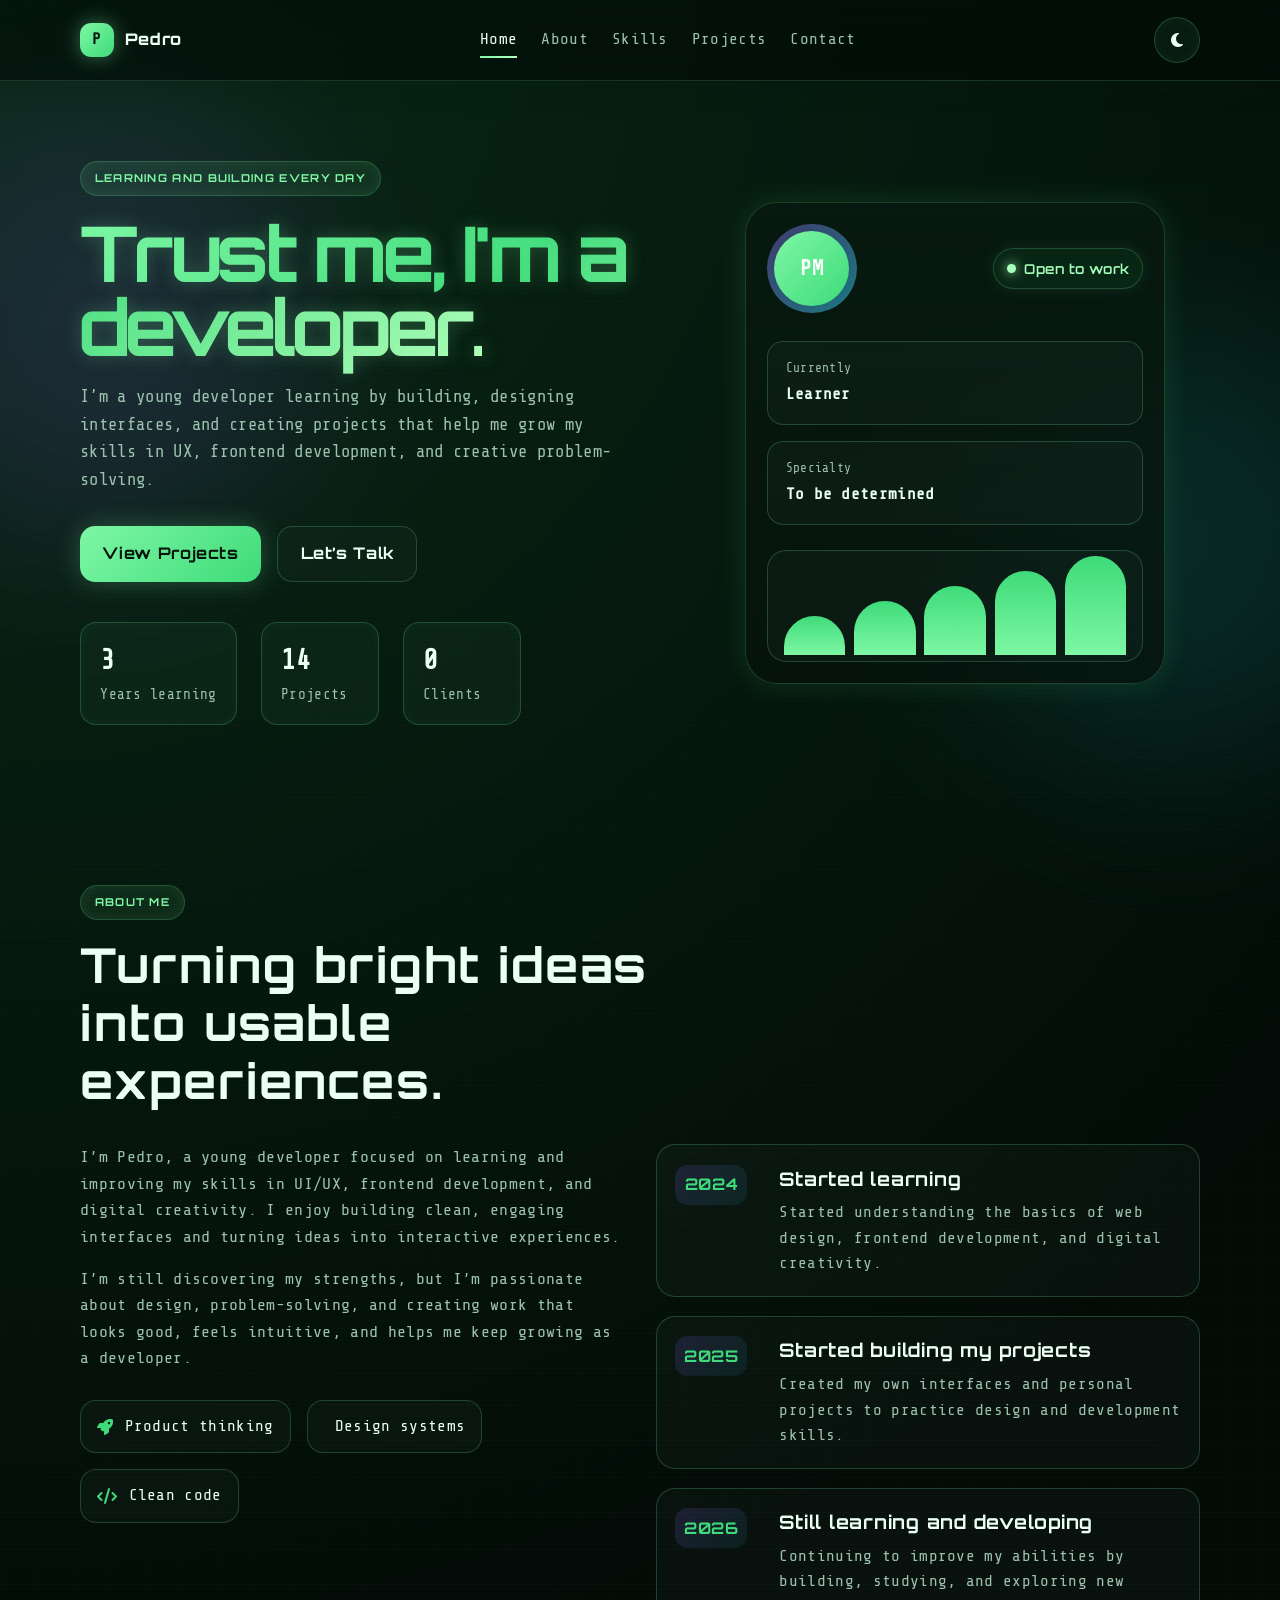
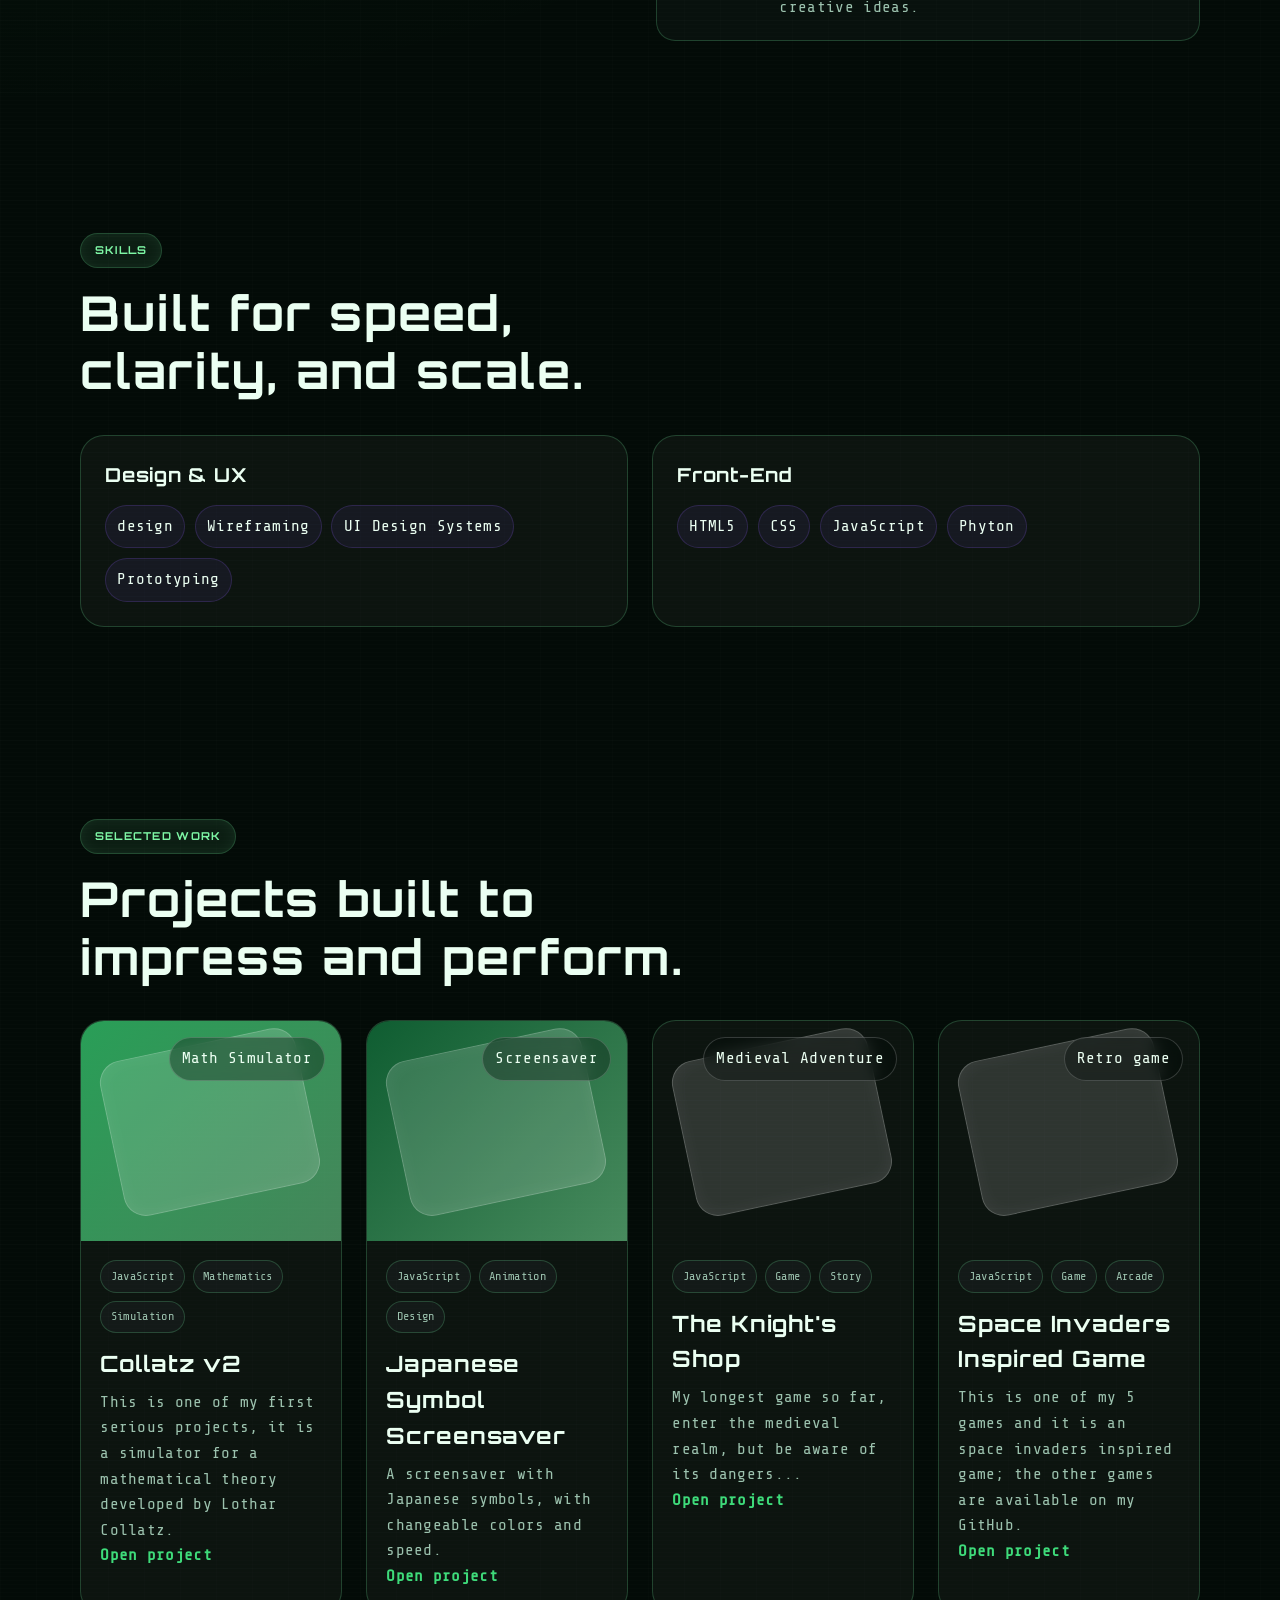
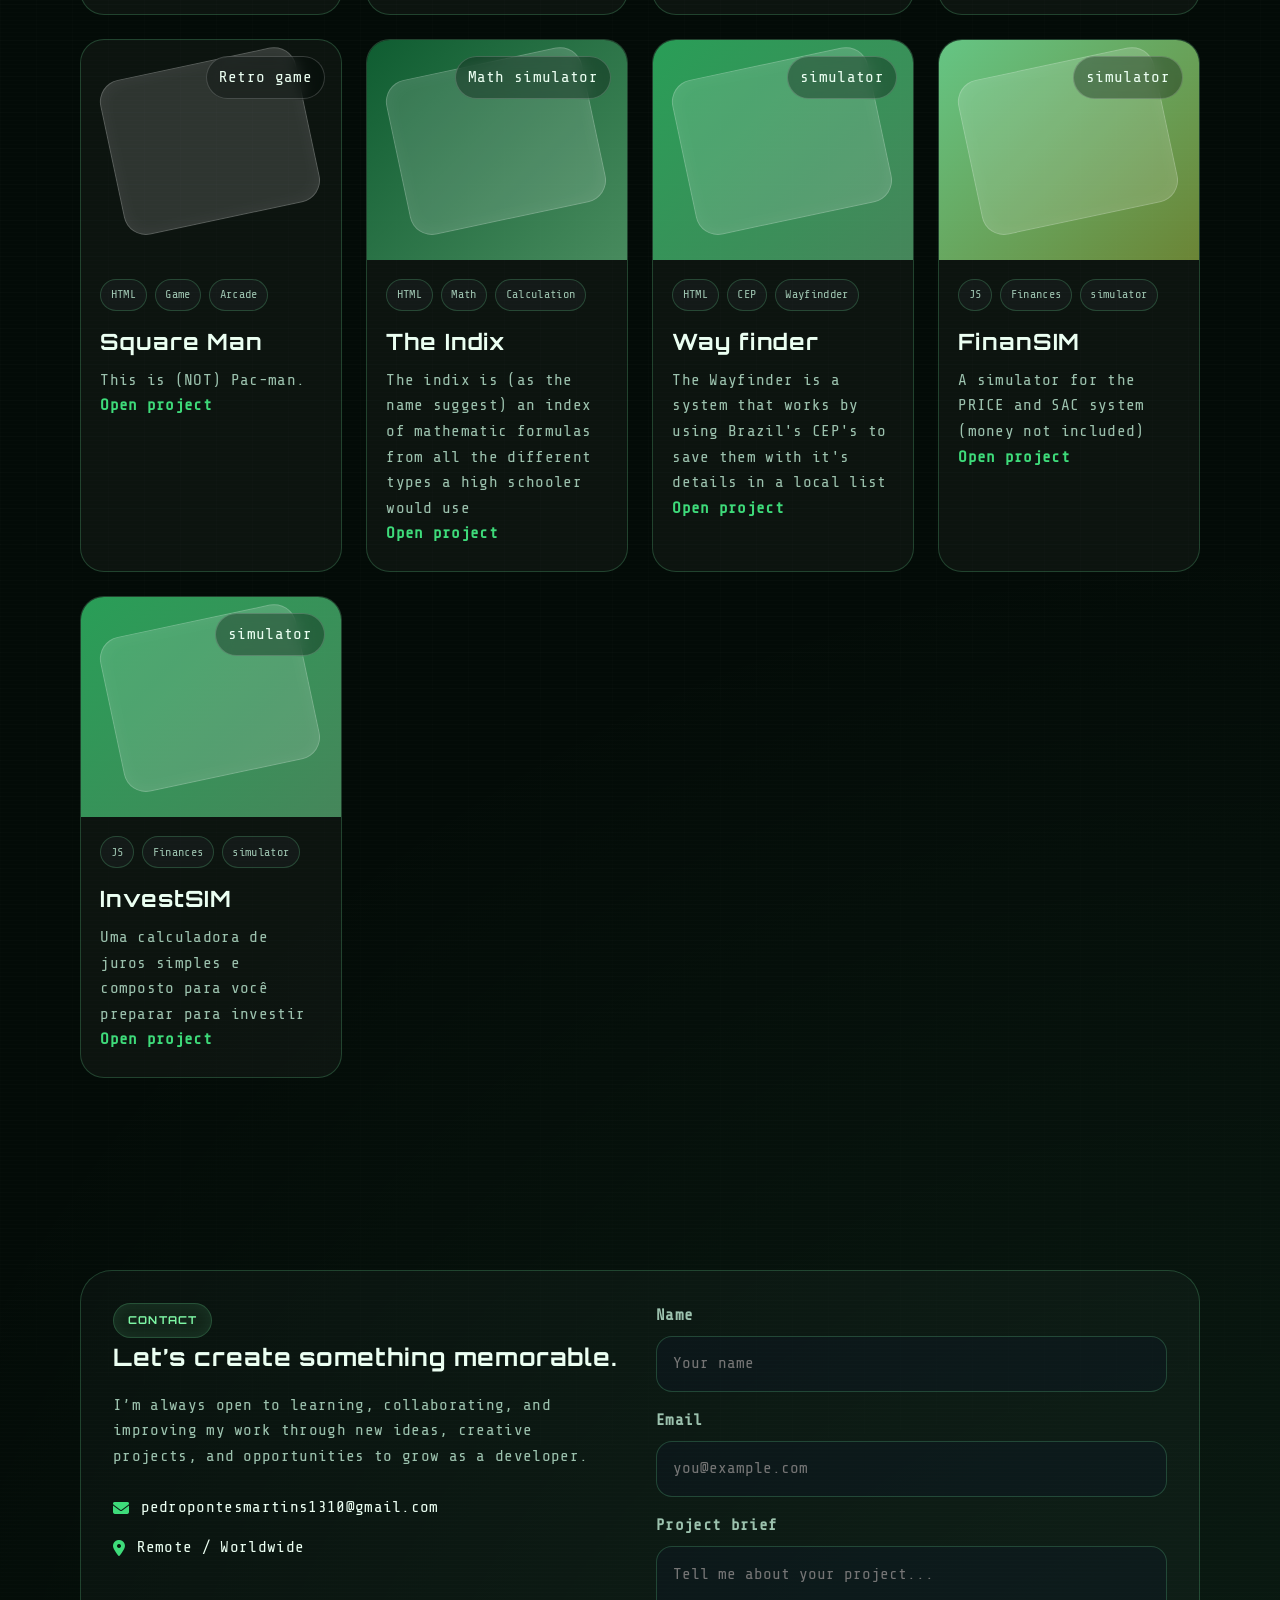
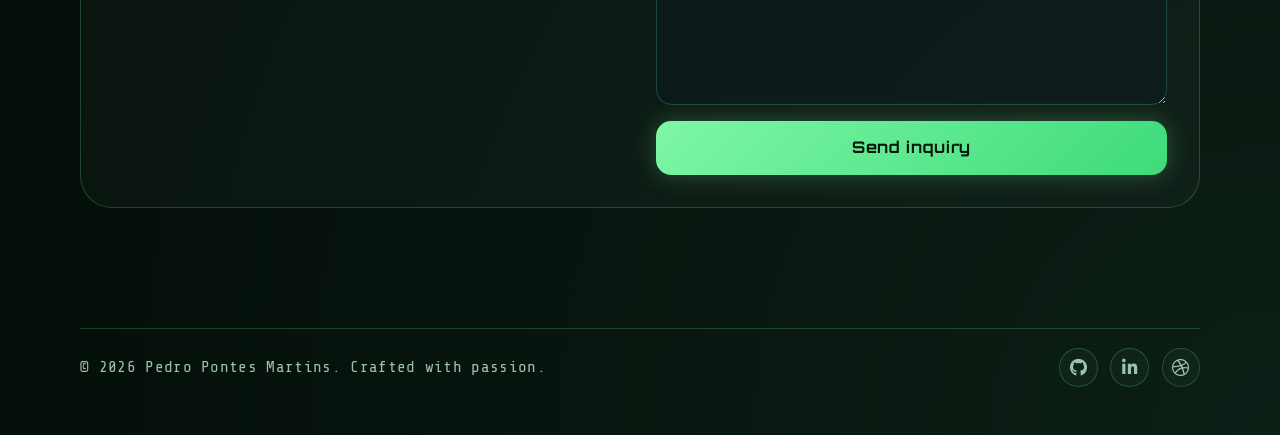
<file: index.html>
<!DOCTYPE html>
<html lang="en">

<head>
  <meta charset="UTF-8" />
  <meta name="viewport" content="width=device-width, initial-scale=1.0" />
  <meta name="description"
    content="Interactive portfolio website for a creative developer showcasing projects, skills, and contact details." />
  <title>Pedro Pontes Martins | Portfolio</title>
  <link rel="preconnect" href="https://fonts.googleapis.com" />
  <link rel="preconnect" href="https://fonts.gstatic.com" crossorigin />
  <link href="https://fonts.googleapis.com/css2?family=Inter:wght@400;500;600;700;800;900&display=swap"
    rel="stylesheet" />
  <link rel="stylesheet" href="https://cdnjs.cloudflare.com/ajax/libs/font-awesome/6.5.2/css/all.min.css"
    crossorigin="anonymous" referrerpolicy="no-referrer" />
  <link rel="stylesheet" href="Portvisuals.css" />
  <script defer src="portcntrl.js"></script>
</head>

<body>
  <div class="page-shell">
    <div class="bg-orb orb-1"></div>
    <div class="bg-orb orb-2"></div>
    <div class="bg-grid"></div>

    <header class="site-header">
      <div class="container nav-wrap">
        <a href="#home" class="brand" aria-label="Home">
          <span class="brand-mark">P</span>
          <span class="brand-text">Pedro</span>
        </a>

        <button class="nav-toggle" aria-label="Toggle navigation" aria-expanded="false">
          <span></span>
          <span></span>
          <span></span>
        </button>

        <nav class="site-nav" aria-label="Main navigation">
          <a href="#home">Home</a>
          <a href="#about">About</a>
          <a href="#skills">Skills</a>
          <a href="#projects">Projects</a>
          <a href="#contact">Contact</a>
        </nav>

        <button class="theme-toggle" aria-label="Toggle theme">
          <i class="fa-solid fa-moon"></i>
        </button>
      </div>
    </header>

    <main>
      <section id="home" class="hero section">
        <div class="container hero-layout">
          <div class="hero-copy reveal">
            <span class="eyebrow">Learning and building every day</span>
            <h1>
               <span>Trust me, I'm a developer.</span>
            </h1>
            <p>
              I’m a young developer learning by building, designing interfaces, and creating
              projects that help me grow my skills in UX, frontend development, and creative problem-solving.
            </p>

            <div class="cta-row">
              <a href="#projects" class="btn btn-primary">View Projects</a>
              <a href="#contact" class="btn btn-secondary">Let’s Talk</a>
            </div>

            <ul class="mini-stats" aria-label="Key stats">
              <li>
                <strong>3</strong>
                <span>Years learning</span>
              </li>
              <li>
                <strong>14</strong>
                <span>Projects</span>
              </li>
              <li>
                <strong>0</strong>
                <span>Clients</span>
              </li>
            </ul>
          </div>

          <div class="hero-visual reveal">
            <div class="profile-card glass">
              <div class="profile-header">
                <div class="avatar-ring">
                  <div class="avatar">PM</div>
                </div>
                <div class="status-pill">
                  <span class="dot"></span>
                  Open to work
                </div>
              </div>

              <div class="profile-body">
                <div class="info-block">
                  <span class="label">Currently</span>
                  <strong>Learner</strong>
                </div>
                <div class="info-block">
                  <span class="label">Specialty</span>
                  <strong>To be determined</strong>
                </div>
              </div>

              <div class="signal-bars" aria-label="Performance metrics">
                <span style="--i: 1"></span>
                <span style="--i: 2"></span>
                <span style="--i: 3"></span>
                <span style="--i: 4"></span>
                <span style="--i: 5"></span>
              </div>
            </div>
          </div>
        </div>
      </section>

      <section id="about" class="section about">
        <div class="container">
          <div class="section-heading reveal">
            <span class="eyebrow">About me</span>
            <h2>Turning bright ideas into usable experiences.</h2>
          </div>

          <div class="about-grid">
            <div class="about-copy reveal">
              <p>
                I’m Pedro, a young developer focused on learning and improving my skills in UI/UX,
                frontend development, and digital creativity. I enjoy building clean, engaging interfaces
                and turning ideas into interactive experiences.
              </p>
              <p>
                I’m still discovering my strengths, but I’m passionate about design, problem-solving,
                and creating work that looks good, feels intuitive, and helps me keep growing as a developer.
              </p>
              <div class="about-highlights">
                <div class="highlight-item">
                  <i class="fa-solid fa-rocket"></i>
                  <span>Product thinking</span>
                </div>
                <div class="highlight-item">
                  <i class="fa-solid fa-sparkles"></i>
                  <span>Design systems</span>
                </div>
                <div class="highlight-item">
                  <i class="fa-solid fa-code"></i>
                  <span>Clean code</span>
                </div>
              </div>
            </div>

            <div class="timeline reveal">
              <div class="timeline-item">
                <span class="time">2024</span>
                <div>
                  <h3>Started learning</h3>
                  <p>Started understanding the basics of web design, frontend development, and digital creativity.</p>
                </div>
              </div>
              <div class="timeline-item">
                <span class="time">2025</span>
                <div>
                  <h3>Started building my projects</h3>
                  <p>Created my own interfaces and personal projects to practice design and development skills.</p>
                </div>
              </div>
              <div class="timeline-item">
                <span class="time">2026</span>
                <div>
                  <h3>Still learning and developing</h3>
                  <p>Continuing to improve my abilities by building, studying, and exploring new creative ideas.</p>
                </div>
              </div>
            </div>
          </div>
        </div>
      </section>

      <section id="skills" class="section skills">
        <div class="container">
          <div class="section-heading reveal">
            <span class="eyebrow">Skills</span>
            <h2>Built for speed, clarity, and scale.</h2>
          </div>

          <div class="skills-grid">
            <div class="skill-card reveal">
              <h3>Design & UX</h3>
              <ul>
                <li>design</li>
                <li>Wireframing</li>
                <li>UI Design Systems</li>
                <li>Prototyping</li>
              </ul>
            </div>

            <div class="skill-card reveal">
              <h3>Front-End</h3>
              <ul>
                <li>HTML5</li>
                <li>CSS </li>
                <li>JavaScript </li>
                <li>Phyton</li>
              </ul>
            </div>

          </div>
        </div>
      </section>

      <section id="projects" class="section projects">
        <div class="container">
          <div class="section-heading reveal">
            <span class="eyebrow">Selected work</span>
            <h2>Projects built to impress and perform.</h2>
          </div>

          <div class="projects-grid">
            <article class="project-card reveal" data-category="web product">
              <div class="project-image gradient-1">
                <span class="project-badge">Math Simulator</span>
              </div>
              <div class="project-content">
                <div class="project-meta">
                  <span>JavaScript</span>
                  <span>Mathematics</span>
                  <span>Simulation</span>
                </div>
                <h3>Collatz v2</h3>
                <p>This is one of my first serious projects, it is a simulator for a mathematical theory developed by
                  Lothar Collatz.</p>
                <a class="project-link" href="https://pedropontesmartins.github.io/Collatz-v2/" target="_blank"
                  rel="noreferrer">Open project</a>
              </div>
            </article>

            <article class="project-card reveal" data-category="creative web app">
              <div class="project-image gradient-2">
                <span class="project-badge">Screensaver</span>
              </div>
              <div class="project-content">
                <div class="project-meta">
                  <span>JavaScript</span>
                  <span>Animation</span>
                  <span>Design</span>
                </div>
                <h3>Japanese Symbol Screensaver</h3>
                <p>A screensaver with Japanese symbols, with changeable colors and speed.</p>
                <a class="project-link" href="https://pedropontesmartins.github.io/Screen_saver/"
                  target="_blank" rel="noreferrer">Open project</a>
              </div>
            </article>

            <article class="project-card reveal" data-category="game">
              <div class="project-image gradient-4">
                <span class="project-badge">Medieval Adventure</span>
              </div>
              <div class="project-content">
                <div class="project-meta">
                  <span>JavaScript</span>
                  <span>Game</span>
                  <span>Story</span>
                </div>
                <h3>The Knight's Shop</h3>
                <p>My longest game so far, enter the medieval realm, but be aware of its dangers...</p>
                <a class="project-link" href="https://pedropontesmartins.github.io/the-Kights-shop/"
                  target="_blank" rel="noreferrer">Open project</a>
              </div>
            </article>

            <article class="project-card reveal" data-category="game">
              <div class="project-image gradient-4">
                <span class="project-badge">Retro game</span>
              </div>
              <div class="project-content">
                <div class="project-meta">
                  <span>JavaScript</span>
                  <span>Game</span>
                  <span>Arcade</span>
                </div>
                <h3>Space Invaders Inspired Game</h3>
                <p>This is one of my 5 games and it is an space invaders inspired game; the other games are
                  available on my GitHub.</p>
                <a class="project-link" href="https://pedropontesmartins.github.io/GAMES/" target="_blank"
                  rel="noreferrer">Open project</a>
              </div>
            </article>
             <article class="project-card reveal" data-category="game">
              <div class="project-image gradient-4">
                <span class="project-badge">Retro game</span>
              </div>
              <div class="project-content">
                <div class="project-meta">
                  <span>HTML</span>
                  <span>Game</span>
                  <span>Arcade</span>
                </div>
                <h3>Square Man</h3>
                <p>This is (NOT) Pac-man.</p>
                <a class="project-link" href="https://pedropontesmartins.github.io/Square-man/" target="_blank"
                  rel="noreferrer">Open project</a>
              </div>
            </article>
         <article class="project-card reveal" data-category="web product">
              <div class="project-image gradient-2">
                <span class="project-badge">Math simulator</span>
              </div>
              <div class="project-content">
                <div class="project-meta">
                  <span>HTML</span>
                  <span>Math</span>
                  <span>Calculation</span>
                </div>
                <h3>The Indix</h3>
                <p>The indix is (as the name suggest) an index of mathematic formulas from all the different types a high schooler would use</p>
                <a class="project-link" href="https://pedropontesmartins.github.io/The-indix/" target="_blank"
                  rel="noreferrer">Open project</a>
               </article>
         <article class="project-card reveal" data-category="web product">
              <div class="project-image gradient-1">
                <span class="project-badge">simulator</span>
              </div>
              <div class="project-content">
                <div class="project-meta">
                  <span>HTML</span>
                  <span>CEP</span>
                  <span>Wayfindder</span>
                </div>
                <h3>Way finder</h3>
                <p>The Wayfinder is a system that works by using Brazil's CEP's to save them with it's details in a local list</p>
                <a class="project-link" href="https://pedropontesmartins.github.io/Wayfinder/" target="_blank"
                  rel="noreferrer">Open project</a>
              </div>
            </article>
          <article class="project-card reveal" data-category="web product">
              <div class="project-image gradient-3">
                <span class="project-badge">simulator</span>
              </div>
              <div class="project-content">
                <div class="project-meta">
                  <span>JS</span>
                  <span>Finances</span>
                  <span>simulator</span>
                </div>
                <h3>FinanSIM</h3>
                <p>A simulator for the PRICE and SAC system (money not included)</p>
                <a class="project-link" href="https://pedropontesmartins.github.io/FinanSIM_simulador/" target="_blank"
                  rel="noreferrer">Open project</a>
              </div>
            </article>
          <article class="project-card reveal" data-category="web product">
              <div class="project-image gradient-1">
                <span class="project-badge">simulator</span>
              </div>
              <div class="project-content">
                <div class="project-meta">
                  <span>JS</span>
                  <span>Finances</span>
                  <span>simulator</span>
                </div>
                <h3>InvestSIM</h3>
                <p>Uma calculadora de juros simples e composto para você preparar para investir</p>
                <a class="project-link" href="https://pedropontesmartins.github.io/InvestSIM/" target="_blank"
                  rel="noreferrer">Open project</a>
              </div>
            </article>
          </div>
  </div>       
<div>
  </article>
  </section>

  <section id="contact" class="section contact">
    <div class="container contact-wrap reveal">
      <div class="contact-copy">
        <span class="eyebrow">Contact</span>
        <h2>Let’s create something memorable.</h2>
        <p>
          I’m always open to learning, collaborating, and improving my work through new ideas,
          creative projects, and opportunities to grow as a developer.
        </p>
        <ul class="contact-list">
          <li><i class="fa-solid fa-envelope"></i>pedropontesmartins1310@gmail.com</li>
          <li><i class="fa-solid fa-location-dot"></i> Remote / Worldwide</li>
        </ul>
      </div>

      <form class="contact-form">
        <div class="input-group">
          <label for="name">Name</label>
          <input id="name" type="text" placeholder="Your name" />
        </div>
        <div class="input-group">
          <label for="email">Email</label>
          <input id="email" type="email" placeholder="you@example.com" />
        </div>
        <div class="input-group">
          <label for="message">Project brief</label>
          <textarea id="message" rows="5" placeholder="Tell me about your project..."></textarea>
        </div>
        <button type="submit" class="btn btn-primary">Send inquiry</button>
      </form>
    </div>
  </section>
  </main>

  <footer class="site-footer">
    <div class="container footer-wrap">
      <p>© 2026 Pedro Pontes Martins. Crafted with passion.</p>
      <div class="socials" aria-label="Social media links">
        <a href="https://github.com/pedropontesmartins1310-max" target="_blank" rel="noreferrer" aria-label="GitHub"><i
            class="fa-brands fa-github"></i></a>
        <a href="#" aria-label="LinkedIn"><i class="fa-brands fa-linkedin-in"></i></a>
        <a href="#" aria-label="Dribbble"><i class="fa-brands fa-dribbble"></i></a>
      </div>
    </div>
  </footer>
  </div>

  <div class="modal" aria-hidden="true" role="dialog" aria-modal="true">
    <div class="modal-backdrop" data-close="true"></div>
    <div class="modal-panel">
      <button class="modal-close" aria-label="Close modal">
        <i class="fa-solid fa-xmark"></i>
      </button>
      <div class="modal-content"></div>
    </div>
  </div>
</body>

</html>
</file>
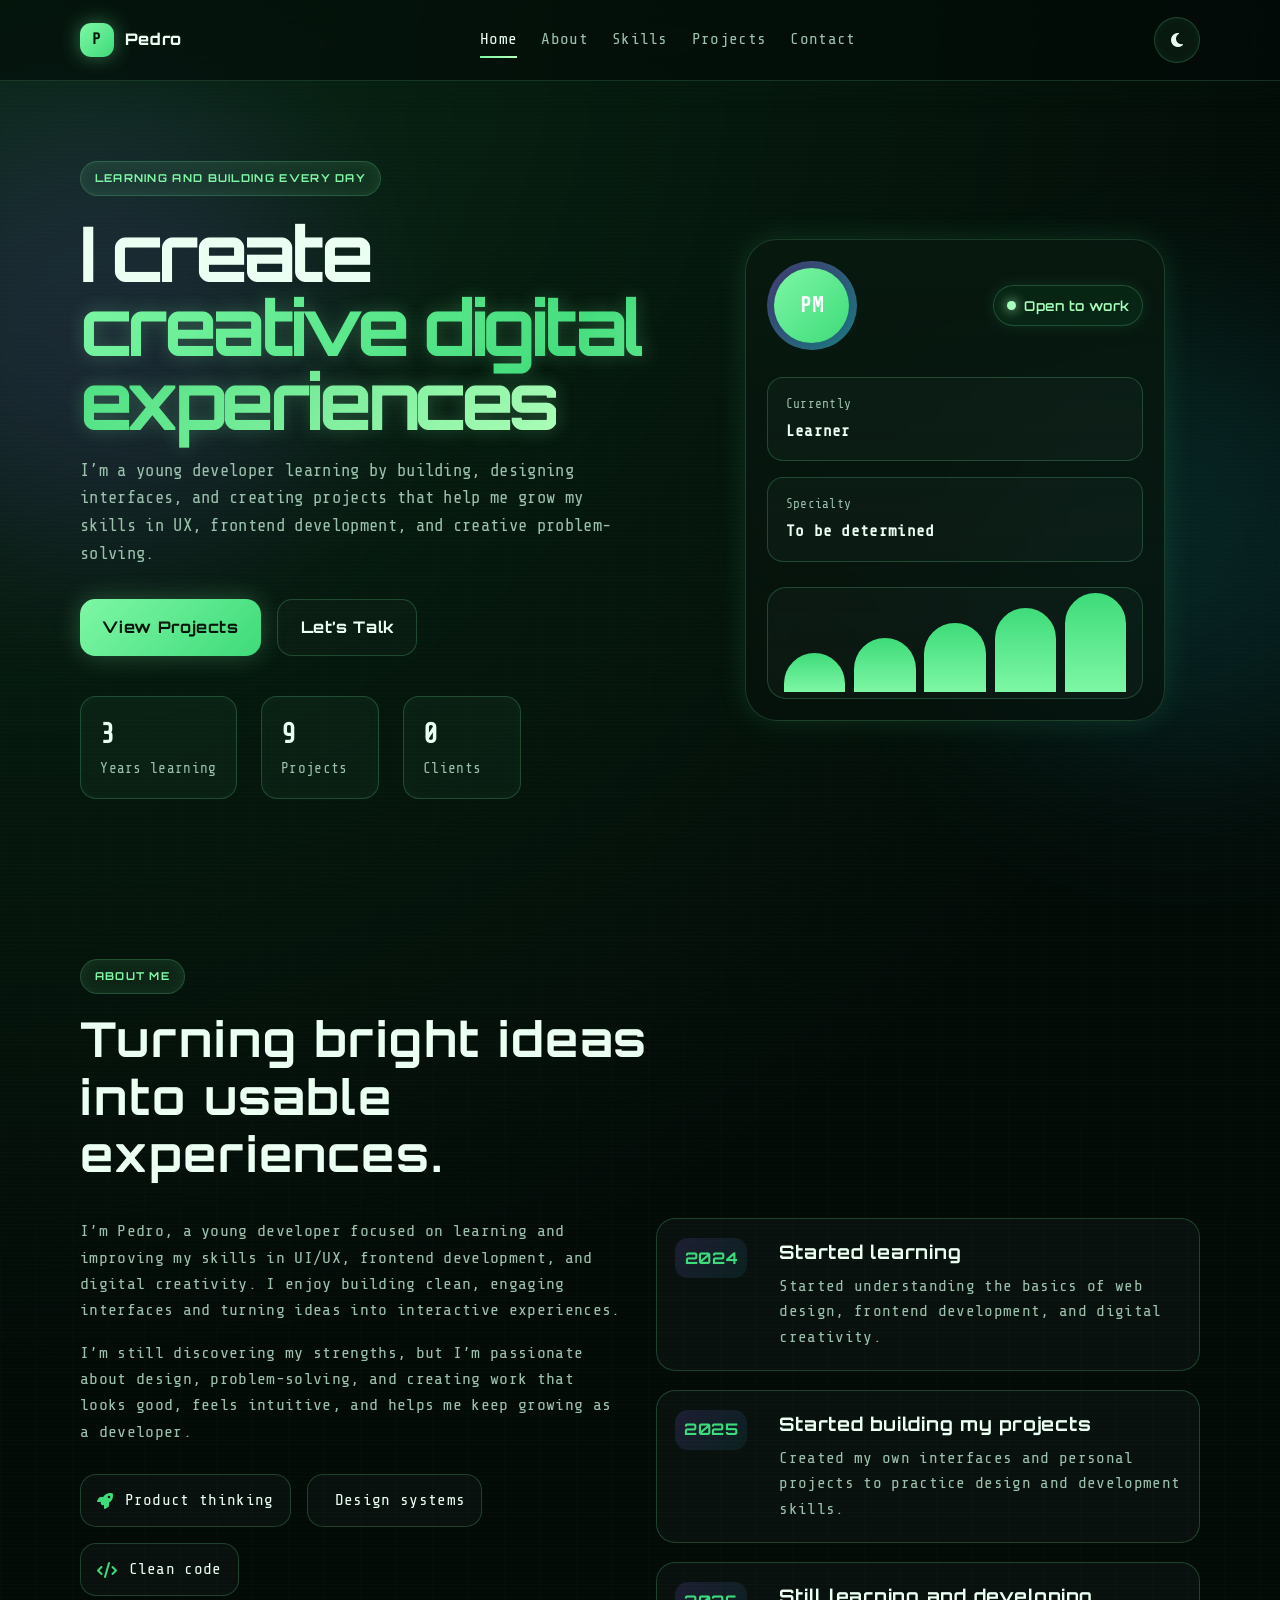
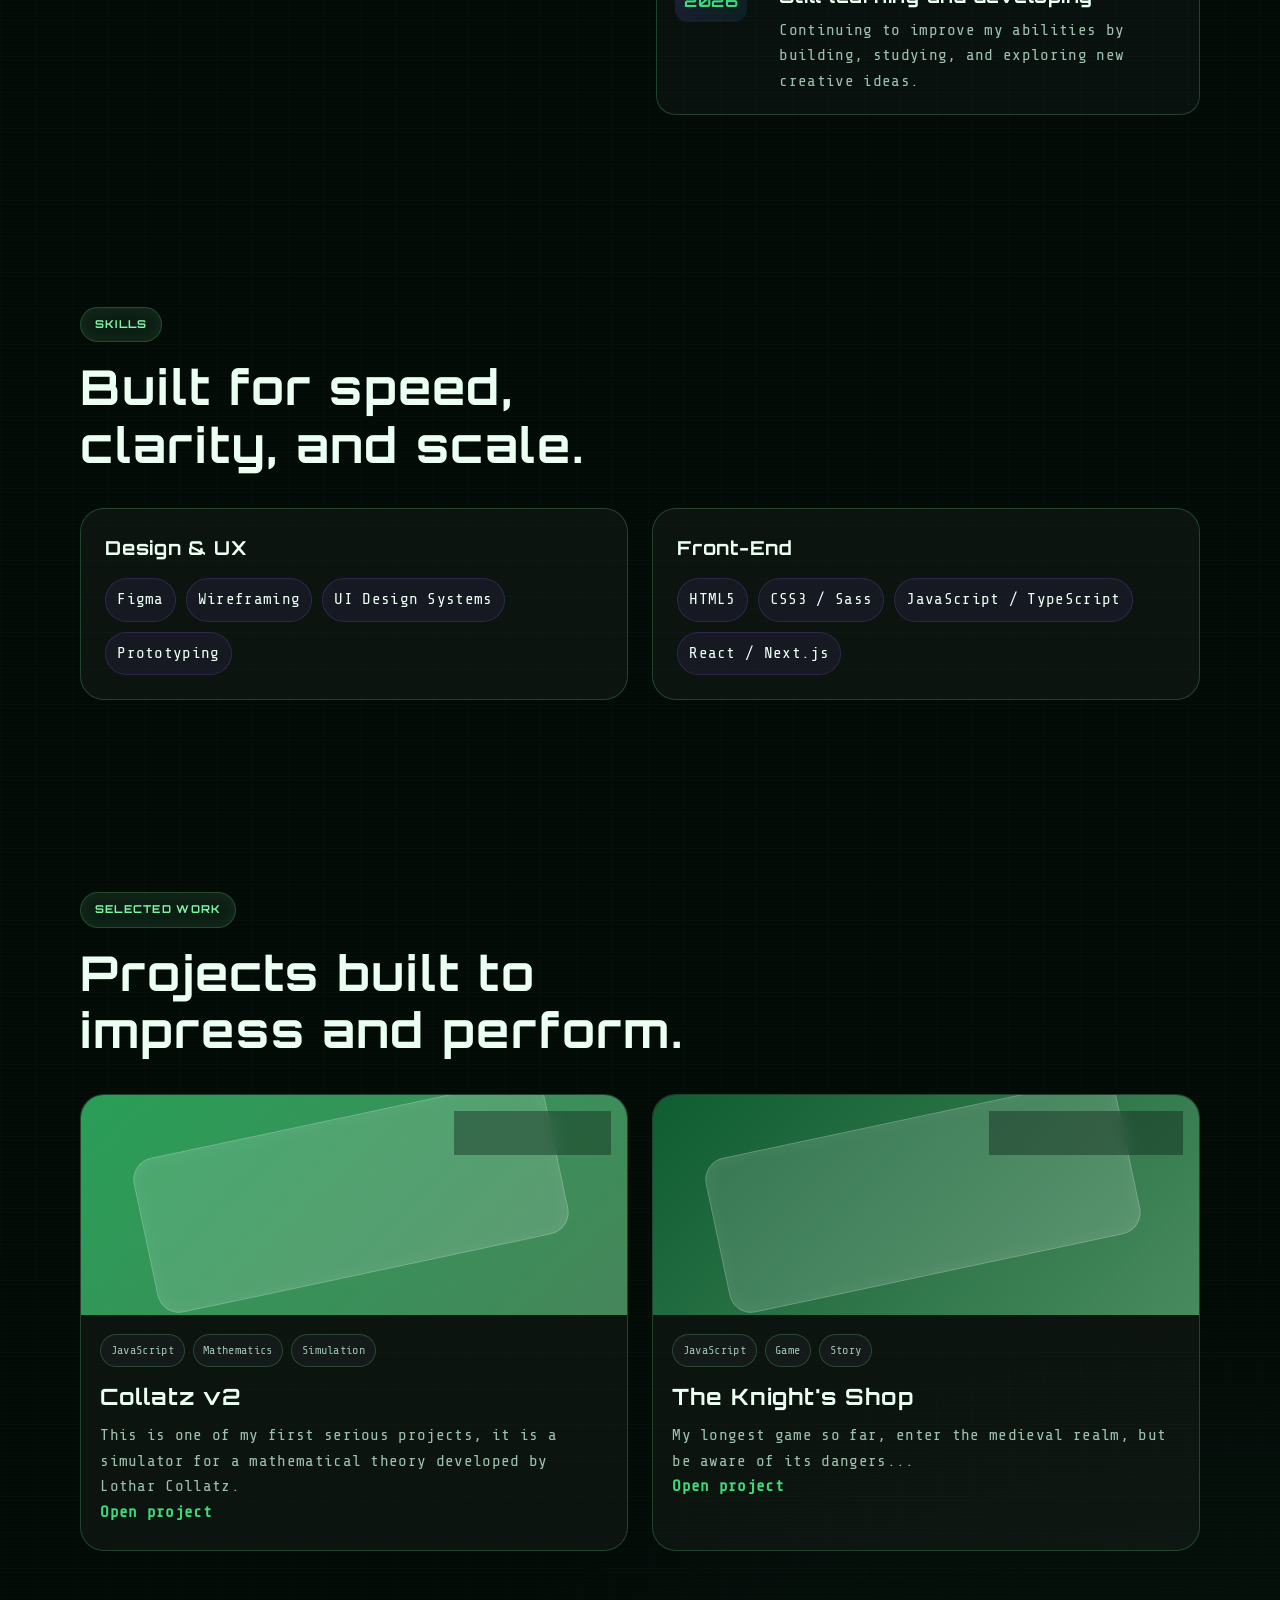
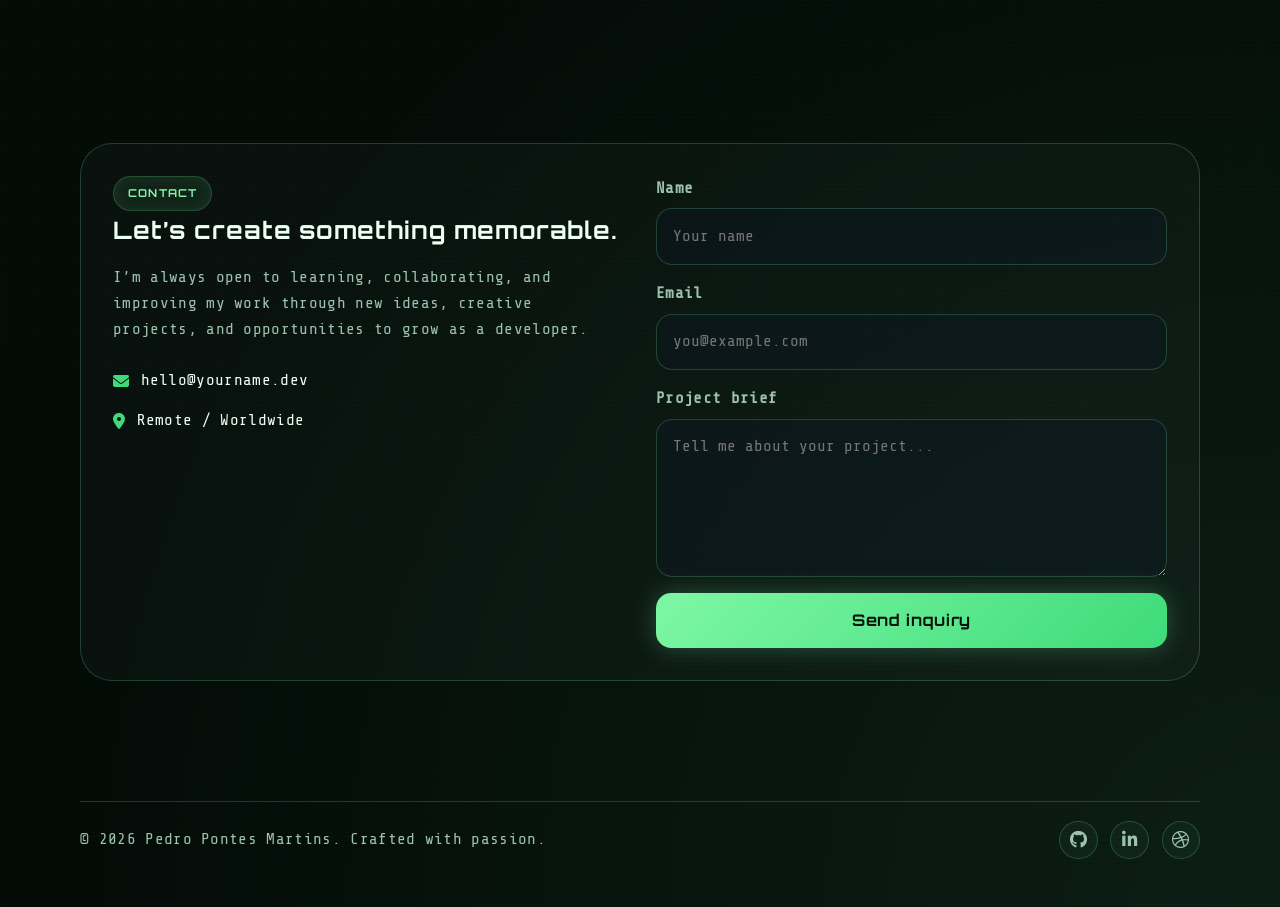
<file: Portfolio.html>
<!DOCTYPE html>
<html lang="en">
  <head>
    <meta charset="UTF-8" />
    <meta name="viewport" content="width=device-width, initial-scale=1.0" />
    <meta
      name="description"
      content="Interactive portfolio website for a creative developer showcasing projects, skills, and contact details."
    />
    <title>Pedro Pontes Martins | Portfolio</title>
    <link rel="preconnect" href="https://fonts.googleapis.com" />
    <link rel="preconnect" href="https://fonts.gstatic.com" crossorigin />
    <link
      href="https://fonts.googleapis.com/css2?family=Inter:wght@400;500;600;700;800;900&display=swap"
      rel="stylesheet"
    />
    <link
      rel="stylesheet"
      href="https://cdnjs.cloudflare.com/ajax/libs/font-awesome/6.5.2/css/all.min.css"
      crossorigin="anonymous"
      referrerpolicy="no-referrer"
    />
    <link rel="stylesheet" href="Portvisuals.css" />
    <script defer src="portcntrl.js"></script>
  </head>
  <body>
    <div class="page-shell">
      <div class="bg-orb orb-1"></div>
      <div class="bg-orb orb-2"></div>
      <div class="bg-grid"></div>

      <header class="site-header">
        <div class="container nav-wrap">
          <a href="#home" class="brand" aria-label="Home">
            <span class="brand-mark">P</span>
            <span class="brand-text">Pedro</span>
          </a>

          <button class="nav-toggle" aria-label="Toggle navigation" aria-expanded="false">
            <span></span>
            <span></span>
            <span></span>
          </button>

          <nav class="site-nav" aria-label="Main navigation">
            <a href="#home">Home</a>
            <a href="#about">About</a>
            <a href="#skills">Skills</a>
            <a href="#projects">Projects</a>
            <a href="#contact">Contact</a>
          </nav>

          <button class="theme-toggle" aria-label="Toggle theme">
            <i class="fa-solid fa-moon"></i>
          </button>
        </div>
      </header>

      <main>
        <section id="home" class="hero section">
          <div class="container hero-layout">
            <div class="hero-copy reveal">
              <span class="eyebrow">Learning and building every day</span>
              <h1>
                I create <span>creative digital experiences</span>
              </h1>
              <p>
                I’m a young developer learning by building, designing interfaces, and creating
                projects that help me grow my skills in UX, frontend development, and creative problem-solving.
              </p>

              <div class="cta-row">
                <a href="#projects" class="btn btn-primary">View Projects</a>
                <a href="#contact" class="btn btn-secondary">Let’s Talk</a>
              </div>

              <ul class="mini-stats" aria-label="Key stats">
                <li>
                  <strong>3</strong>
                  <span>Years learning</span>
                </li>
                <li>
                  <strong>9</strong>
                  <span>Projects</span>
                </li>
                <li>
                  <strong>0</strong>
                  <span>Clients</span>
                </li>
              </ul>
            </div>

            <div class="hero-visual reveal">
              <div class="profile-card glass">
                <div class="profile-header">
                  <div class="avatar-ring">
                    <div class="avatar">PM</div>
                  </div>
                  <div class="status-pill">
                    <span class="dot"></span>
                    Open to work
                  </div>
                </div>

                <div class="profile-body">
                  <div class="info-block">
                    <span class="label">Currently</span>
                    <strong>Learner</strong>
                  </div>
                  <div class="info-block">
                    <span class="label">Specialty</span>
                    <strong>To be determined</strong>
                  </div>
                </div>

                <div class="signal-bars" aria-label="Performance metrics">
                  <span style="--i: 1"></span>
                  <span style="--i: 2"></span>
                  <span style="--i: 3"></span>
                  <span style="--i: 4"></span>
                  <span style="--i: 5"></span>
                </div>
              </div>
            </div>
          </div>
        </section>

        <section id="about" class="section about">
          <div class="container">
            <div class="section-heading reveal">
              <span class="eyebrow">About me</span>
              <h2>Turning bright ideas into usable experiences.</h2>
            </div>

            <div class="about-grid">
              <div class="about-copy reveal">
                <p>
                  I’m Pedro, a young developer focused on learning and improving my skills in UI/UX,
                  frontend development, and digital creativity. I enjoy building clean, engaging interfaces
                  and turning ideas into interactive experiences.
                </p>
                <p>
                  I’m still discovering my strengths, but I’m passionate about design, problem-solving,
                  and creating work that looks good, feels intuitive, and helps me keep growing as a developer.
                </p>
                <div class="about-highlights">
                  <div class="highlight-item">
                    <i class="fa-solid fa-rocket"></i>
                    <span>Product thinking</span>
                  </div>
                  <div class="highlight-item">
                    <i class="fa-solid fa-sparkles"></i>
                    <span>Design systems</span>
                  </div>
                  <div class="highlight-item">
                    <i class="fa-solid fa-code"></i>
                    <span>Clean code</span>
                  </div>
                </div>
              </div>

              <div class="timeline reveal">
                <div class="timeline-item">
                  <span class="time">2024</span>
                  <div>
                    <h3>Started learning</h3>
                    <p>Started understanding the basics of web design, frontend development, and digital creativity.</p>
                  </div>
                </div>
                <div class="timeline-item">
                  <span class="time">2025</span>
                  <div>
                    <h3>Started building my projects</h3>
                    <p>Created my own interfaces and personal projects to practice design and development skills.</p>
                  </div>
                </div>
                <div class="timeline-item">
                  <span class="time">2026</span>
                  <div>
                    <h3>Still learning and developing</h3>
                    <p>Continuing to improve my abilities by building, studying, and exploring new creative ideas.</p>
                  </div>
                </div>
              </div>
            </div>
          </div>
        </section>

        <section id="skills" class="section skills">
          <div class="container">
            <div class="section-heading reveal">
              <span class="eyebrow">Skills</span>
              <h2>Built for speed, clarity, and scale.</h2>
            </div>

            <div class="skills-grid">
              <div class="skill-card reveal">
                <h3>Design & UX</h3>
                <ul>
                  <li>Figma</li>
                  <li>Wireframing</li>
                  <li>UI Design Systems</li>
                  <li>Prototyping</li>
                </ul>
              </div>

              <div class="skill-card reveal">
                <h3>Front-End</h3>
                <ul>
                  <li>HTML5</li>
                  <li>CSS3 / Sass</li>
                  <li>JavaScript / TypeScript</li>
                  <li>React / Next.js</li>
                </ul>
              </div>

            </div>
          </div>
        </section>

        <section id="projects" class="section projects">
          <div class="container">
            <div class="section-heading reveal">
              <span class="eyebrow">Selected work</span>
              <h2>Projects built to impress and perform.</h2>
            </div>

            <div class="projects-grid single-project">
              <article class="project-card reveal" data-category="web product">
                <div class="project-image gradient-1">
                  <span class="project-badge">Math Simulator</span>
                </div>
                <div class="project-content">
                  <div class="project-meta">
                    <span>JavaScript</span>
                    <span>Mathematics</span>
                    <span>Simulation</span>
                  </div>
                  <h3>Collatz v2</h3>
                  <p>This is one of my first serious projects, it is a simulator for a mathematical theory developed by Lothar Collatz.</p>
                  <a class="project-link" href="https://pedropontesmartins1310-max.github.io/Collatz-v2/" target="_blank" rel="noreferrer">Open project</a>
                </div>
              </article>

              <article class="project-card reveal" data-category="game">
                <div class="project-image gradient-2">
                  <span class="project-badge">Medieval Adventure</span>
                </div>
                <div class="project-content">
                  <div class="project-meta">
                    <span>JavaScript</span>
                    <span>Game</span>
                    <span>Story</span>
                  </div>
                  <h3>The Knight's Shop</h3>
                  <p>My longest game so far, enter the medieval realm, but be aware of its dangers...</p>
                  <a class="project-link" href="https://pedropontesmartins1310-max.github.io/the-Kights-shop/" target="_blank" rel="noreferrer">Open project</a>
                </div>
              </article>
            </div>
          </div>
        </section>

        <section id="contact" class="section contact">
          <div class="container contact-wrap reveal">
            <div class="contact-copy">
              <span class="eyebrow">Contact</span>
              <h2>Let’s create something memorable.</h2>
              <p>
                I’m always open to learning, collaborating, and improving my work through new ideas,
                creative projects, and opportunities to grow as a developer.
              </p>
              <ul class="contact-list">
                <li><i class="fa-solid fa-envelope"></i> hello@yourname.dev</li>
                <li><i class="fa-solid fa-location-dot"></i> Remote / Worldwide</li>
              </ul>
            </div>

            <form class="contact-form">
              <div class="input-group">
                <label for="name">Name</label>
                <input id="name" type="text" placeholder="Your name" />
              </div>
              <div class="input-group">
                <label for="email">Email</label>
                <input id="email" type="email" placeholder="you@example.com" />
              </div>
              <div class="input-group">
                <label for="message">Project brief</label>
                <textarea id="message" rows="5" placeholder="Tell me about your project..."></textarea>
              </div>
              <button type="submit" class="btn btn-primary">Send inquiry</button>
            </form>
          </div>
        </section>
      </main>

      <footer class="site-footer">
        <div class="container footer-wrap">
          <p>© 2026 Pedro Pontes Martins. Crafted with passion.</p>
          <div class="socials" aria-label="Social media links">
            <a href="https://github.com/pedropontesmartins1310-max" target="_blank" rel="noreferrer" aria-label="GitHub"><i class="fa-brands fa-github"></i></a>
            <a href="#" aria-label="LinkedIn"><i class="fa-brands fa-linkedin-in"></i></a>
            <a href="#" aria-label="Dribbble"><i class="fa-brands fa-dribbble"></i></a>
          </div>
        </div>
      </footer>
    </div>

    <div class="modal" aria-hidden="true" role="dialog" aria-modal="true">
      <div class="modal-backdrop" data-close="true"></div>
      <div class="modal-panel">
        <button class="modal-close" aria-label="Close modal">
          <i class="fa-solid fa-xmark"></i>
        </button>
        <div class="modal-content"></div>
      </div>
    </div>
  </body>
</html>
</file>
<file: Portvisuals.css>
@import url('https://fonts.googleapis.com/css2?family=Orbitron:wght@400;500;700;800;900&family=Share+Tech+Mono:wght@400;700&display=swap');

:root {
  --bg: #030b07;
  --bg-alt: #071a10;
  --panel: rgba(10, 24, 16, 0.75);
  --panel-strong: #081a11;
  --panel-soft: rgba(12, 31, 20, 0.82);
  --text: #ebfff2;
  --muted: #9cc2ae;
  --line: rgba(120, 255, 169, 0.2);
  --primary: #7ef7a5;
  --primary-2: #3edb7a;
  --primary-3: #b5ffbc;
  --accent: #d0ff73;
  --shadow: 0 30px 80px rgba(6, 18, 10, 0.8);
  --radius: 24px;
  --container: min(1120px, calc(100% - 2.2rem));
}

body.light-theme {
  --bg: #edfdf2;
  --bg-alt: #dff8e6;
  --panel: rgba(255, 255, 255, 0.8);
  --panel-strong: #f6fff9;
  --panel-soft: rgba(245, 255, 248, 0.85);
  --text: #0d1c12;
  --muted: #3f5c4d;
  --line: rgba(19, 66, 38, 0.12);
  --primary: #2cb563;
  --primary-2: #0f9a4d;
  --primary-3: #64d78f;
  --accent: #6acb7a;
  --shadow: 0 26px 50px rgba(12, 45, 26, 0.12);
}

* {
  box-sizing: border-box;
  margin: 0;
  padding: 0;
}

html {
  scroll-behavior: smooth;
}

body {
  font-family: "Share Tech Mono", "Consolas", monospace;
  background: var(--bg);
  color: var(--text);
  line-height: 1.6;
  overflow-x: hidden;
  letter-spacing: 0.02em;
  transition: background 0.35s ease, color 0.35s ease;
}

h1, h2, h3, h4, .brand-text, .eyebrow, .btn, .status-pill, .time {
  font-family: "Orbitron", "Segoe UI", sans-serif;
  letter-spacing: 0.04em;
}

img {
  max-width: 100%;
  display: block;
}

a {
  color: inherit;
  text-decoration: none;
}

button,
input,
textarea {
  font: inherit;
}

button {
  cursor: pointer;
  border: none;
  background: none;
}

.page-shell {
  position: relative;
  min-height: 100vh;
  background:
    radial-gradient(circle at top left, rgba(43, 255, 120, 0.12), transparent 32%),
    radial-gradient(circle at bottom right, rgba(116, 255, 180, 0.08), transparent 28%),
    var(--bg);
}

.page-shell::before {
  content: "";
  position: absolute;
  inset: 0;
  background: repeating-linear-gradient(
    to bottom,
    rgba(255, 255, 255, 0.03),
    rgba(255, 255, 255, 0.03) 1px,
    transparent 1px,
    transparent 4px
  );
  pointer-events: none;
  opacity: 0.3;
}

.container {
  width: var(--container);
  margin: 0 auto;
}

.section {
  padding: 6rem 0;
}

.eyebrow {
  display: inline-flex;
  padding: 0.5rem 0.85rem;
  border-radius: 999px;
  border: 1px solid var(--line);
  background: rgba(126, 247, 165, 0.08);
  color: var(--primary);
  letter-spacing: 0.12em;
  text-transform: uppercase;
  font-size: 0.68rem;
  font-weight: 700;
  box-shadow: inset 0 0 14px rgba(126, 247, 165, 0.08);
}

.section-heading {
  margin-bottom: 2.2rem;
}

.section-heading h2 {
  margin-top: 1rem;
  font-size: clamp(2rem, 4vw, 3rem);
  line-height: 1.2;
  max-width: 620px;
}

.glass {
  background: rgba(15, 23, 42, 0.4);
  border: 1px solid var(--line);
  box-shadow: var(--shadow);
  backdrop-filter: blur(16px);
  -webkit-backdrop-filter: blur(16px);
}

.bg-orb {
  position: absolute;
  width: 28rem;
  height: 28rem;
  border-radius: 50%;
  filter: blur(90px);
  opacity: 0.38;
  pointer-events: none;
}

.orb-1 {
  top: 6rem;
  left: -8rem;
  background: rgba(139, 92, 246, 0.4);
}

.orb-2 {
  right: -8rem;
  top: 20rem;
  background: rgba(34, 211, 238, 0.3);
}

.bg-grid {
  position: absolute;
  inset: 0;
  background-image: linear-gradient(rgba(255,255,255,0.04) 1px, transparent 1px), linear-gradient(90deg, rgba(255,255,255,0.04) 1px, transparent 1px);
  background-size: 36px 36px;
  mask-image: radial-gradient(circle at center, black 45%, transparent 100%);
  opacity: 0.22;
  pointer-events: none;
}

.site-header {
  position: sticky;
  top: 0;
  z-index: 30;
  backdrop-filter: blur(18px);
  -webkit-backdrop-filter: blur(18px);
  background: rgba(3, 11, 7, 0.62);
  border-bottom: 1px solid rgba(126, 247, 165, 0.16);
  box-shadow: 0 8px 24px rgba(8, 30, 17, 0.18);
}

body.light-theme .site-header {
  background: rgba(237, 253, 242, 0.74);
}

.nav-wrap {
  display: flex;
  align-items: center;
  justify-content: space-between;
  gap: 1rem;
  min-height: 5rem;
}

.brand {
  display: inline-flex;
  align-items: center;
  gap: 0.7rem;
  font-weight: 800;
  letter-spacing: 0.03em;
}

.brand-mark {
  display: grid;
  place-items: center;
  width: 2.1rem;
  height: 2.1rem;
  border-radius: 0.7rem;
  background: linear-gradient(135deg, var(--primary), var(--primary-2));
  box-shadow: 0 0 20px rgba(126, 247, 165, 0.4);
  color: #021608;
}

.site-nav {
  display: flex;
  align-items: center;
  gap: 1.5rem;
  color: var(--muted);
}

.site-nav a {
  position: relative;
  transition: color 0.25s ease;
}

.site-nav a::after {
  content: "";
  position: absolute;
  left: 0;
  bottom: -0.35rem;
  width: 100%;
  height: 2px;
  background: linear-gradient(90deg, var(--primary), var(--primary-3));
  transform: scaleX(0);
  transform-origin: left;
  transition: transform 0.25s ease;
}

.site-nav a:hover,
.site-nav a.active {
  color: var(--text);
}

.site-nav a:hover::after,
.site-nav a.active::after {
  transform: scaleX(1);
}

.theme-toggle,
.nav-toggle {
  display: grid;
  place-items: center;
  width: 2.9rem;
  height: 2.9rem;
  border-radius: 50%;
  border: 1px solid var(--line);
  background: rgba(126, 247, 165, 0.06);
  color: var(--text);
  box-shadow: inset 0 0 12px rgba(126, 247, 165, 0.05);
  transition: transform 0.2s ease, border-color 0.2s ease, box-shadow 0.2s ease;
}

.theme-toggle:hover,
.nav-toggle:hover {
  transform: translateY(-2px);
  border-color: rgba(139, 92, 246, 0.5);
}

.nav-toggle {
  display: none;
  flex-direction: column;
  gap: 0.35rem;
}

.nav-toggle span {
  display: block;
  width: 1.25rem;
  height: 2px;
  border-radius: 999px;
  background: var(--text);
}

.hero {
  padding-top: 5rem;
  padding-bottom: 4rem;
}

.hero-layout {
  display: grid;
  grid-template-columns: 1.1fr 0.9fr;
  align-items: center;
  gap: 2rem;
}

.hero-copy h1 {
  margin-top: 1.25rem;
  font-size: clamp(3rem, 6vw, 5rem);
  line-height: 0.96;
  letter-spacing: -0.06em;
  max-width: 620px;
}

.hero-copy h1 span {
  background: linear-gradient(135deg, var(--primary), var(--primary-2) 48%, var(--primary-3));
  -webkit-background-clip: text;
  background-clip: text;
  color: transparent;
  text-shadow: 0 0 18px rgba(126, 247, 165, 0.25);
}

.hero-copy p {
  margin-top: 1.2rem;
  max-width: 560px;
  color: var(--muted);
  font-size: 1.08rem;
}

.cta-row {
  display: flex;
  flex-wrap: wrap;
  gap: 1rem;
  margin-top: 2rem;
}

.btn {
  display: inline-flex;
  align-items: center;
  justify-content: center;
  min-height: 3.25rem;
  padding: 0.9rem 1.4rem;
  border-radius: 0.95rem;
  font-weight: 700;
  transition: transform 0.2s ease, box-shadow 0.2s ease;
}

.btn:hover {
  transform: translateY(-2px);
}

.btn-primary {
  color: #041509;
  background: linear-gradient(135deg, var(--primary), var(--primary-2));
  box-shadow: 0 0 24px rgba(126, 247, 165, 0.25);
}

.btn-secondary {
  border: 1px solid var(--line);
  background: rgba(255, 255, 255, 0.02);
}

.mini-stats {
  list-style: none;
  display: flex;
  flex-wrap: wrap;
  gap: 1.5rem;
  margin-top: 2.5rem;
}

.mini-stats li {
  min-width: 118px;
  padding: 1rem 1.2rem;
  border: 1px solid var(--line);
  background: rgba(126, 247, 165, 0.04);
  border-radius: 1rem;
  box-shadow: inset 0 0 12px rgba(126, 247, 165, 0.04);
}

.mini-stats strong {
  display: block;
  font-size: 1.7rem;
}

.mini-stats span {
  color: var(--muted);
  font-size: 0.9rem;
}

.hero-visual {
  display: flex;
  justify-content: center;
}

.profile-card {
  position: relative;
  width: min(420px, 100%);
  padding: 1.3rem;
  border-radius: 2rem;
  background: linear-gradient(180deg, rgba(8, 25, 16, 0.9), rgba(6, 18, 12, 0.7));
  border: 1px solid rgba(126, 247, 165, 0.18);
  box-shadow: 0 0 30px rgba(94, 255, 160, 0.12);
}

body.light-theme .profile-card {
  background: linear-gradient(180deg, rgba(255,255,255,0.9), rgba(240, 255, 246, 0.76));
}

.profile-header {
  display: flex;
  align-items: center;
  justify-content: space-between;
  gap: 1rem;
  margin-bottom: 1.7rem;
}

.avatar-ring {
  display: grid;
  place-items: center;
  width: 5.6rem;
  height: 5.6rem;
  border-radius: 50%;
  background: linear-gradient(135deg, rgba(139, 92, 246, 0.4), rgba(34, 211, 238, 0.5));
  box-shadow: inset 0 0 18px rgba(255,255,255,0.08);
}

.avatar {
  width: 4.7rem;
  height: 4.7rem;
  display: grid;
  place-items: center;
  border-radius: 50%;
  background: linear-gradient(135deg, var(--primary), var(--primary-2));
  font-weight: 800;
  font-size: 1.3rem;
  color: white;
}

.status-pill {
  display: inline-flex;
  align-items: center;
  gap: 0.5rem;
  padding: 0.55rem 0.8rem;
  border-radius: 999px;
  border: 1px solid var(--line);
  background: rgba(34, 197, 94, 0.08);
  color: #a6ffba;
  font-size: 0.85rem;
  font-weight: 600;
  box-shadow: 0 0 16px rgba(126, 247, 165, 0.1);
}

.dot {
  width: 0.55rem;
  height: 0.55rem;
  border-radius: 50%;
  background: currentColor;
  box-shadow: 0 0 12px currentColor;
}

.profile-body {
  display: grid;
  gap: 1rem;
}

.info-block {
  padding: 1rem 1.1rem;
  border-radius: 1rem;
  background: rgba(148, 163, 184, 0.04);
  border: 1px solid var(--line);
}

.label {
  display: block;
  color: var(--muted);
  font-size: 0.8rem;
  margin-bottom: 0.25rem;
}

.signal-bars {
  display: flex;
  align-items: end;
  gap: 0.55rem;
  height: 7rem;
  margin-top: 1.6rem;
  padding: 1.25rem 1rem 0.4rem;
  border-radius: 1.2rem;
  background: rgba(148, 163, 184, 0.04);
  border: 1px solid var(--line);
}

.signal-bars span {
  display: block;
  flex: 1;
  border-radius: 999px 999px 0 0;
  background: linear-gradient(180deg, var(--primary-2), var(--primary));
  height: calc(28% + (var(--i) * 18%));
  animation: pulse 2.4s ease-in-out infinite;
  animation-delay: calc(var(--i) * 0.16s);
}

@keyframes pulse {
  0%, 100% { opacity: 0.55; transform: scaleY(0.95); }
  50% { opacity: 1; transform: scaleY(1); }
}

.about-grid {
  display: grid;
  grid-template-columns: 1fr 1fr;
  gap: 2rem;
  align-items: start;
}

.about-copy p {
  color: var(--muted);
  font-size: 1.03rem;
  margin-bottom: 1rem;
}

.about-highlights {
  display: flex;
  flex-wrap: wrap;
  gap: 1rem;
  margin-top: 1.8rem;
}

.highlight-item {
  display: inline-flex;
  align-items: center;
  gap: 0.7rem;
  min-height: 3.1rem;
  padding: 0.8rem 1rem;
  border-radius: 1rem;
  background: rgba(148, 163, 184, 0.04);
  border: 1px solid var(--line);
}

.highlight-item i {
  color: var(--primary-2);
}

.timeline {
  display: grid;
  gap: 1.2rem;
}

.timeline-item {
  display: grid;
  grid-template-columns: 88px 1fr;
  gap: 1rem;
  padding: 1.2rem 1.15rem;
  border-radius: 1.2rem;
  background: rgba(148, 163, 184, 0.04);
  border: 1px solid var(--line);
}

.time {
  display: inline-flex;
  align-items: center;
  justify-content: center;
  width: 4.5rem;
  height: 2.5rem;
  border-radius: 0.8rem;
  background: linear-gradient(135deg, rgba(139, 92, 246, 0.16), rgba(34, 211, 238, 0.08));
  color: var(--primary-2);
  font-weight: 700;
}

.timeline-item h3 {
  margin-bottom: 0.35rem;
}

.timeline-item p {
  color: var(--muted);
}

.skills-grid,
.projects-grid {
  display: grid;
  grid-template-columns: repeat(auto-fit, minmax(260px, 1fr));
  gap: 1.5rem;
  align-items: stretch;
}

.skill-card,
.project-card {
  background: rgba(62, 65, 62, 0.171);
  border: 1px solid var(--line);
  border-radius: 1.5rem;
  overflow: hidden;
  transition: transform 0.25s ease, border-color 0.25s ease, box-shadow 0.25s ease;
}

.skill-card:hover,
.project-card:hover {
  transform: translateY(-6px);
  border-color: rgba(0, 255, 0, 0.288);
  box-shadow: 0 0 24px rgba(126, 247, 165, 0.12), var(--shadow);
}

.skill-card {
  padding: 1.5rem;
}

.skill-card h3 {
  margin-bottom: 0.9rem;
  font-size: 1.2rem;
}

.skill-card ul {
  list-style: none;
  display: flex;
  flex-wrap: wrap;
  gap: 0.6rem;
}

.skill-card li {
  padding: 0.5rem 0.7rem;
  border-radius: 999px;
  background: rgba(139, 92, 246, 0.08);
  color: var(--text);
  border: 1px solid rgba(139, 92, 246, 0.2);
}

.filter-bar {
  display: flex;
  flex-wrap: wrap;
  gap: 0.7rem;
  margin-bottom: 1.75rem;
}

.filter-btn {
  padding: 0.7rem 1rem;
  border: 1px solid var(--line);
  border-radius: 999px;
  background: rgba(126, 247, 165, 0.04);
  color: var(--muted);
  transition: all 0.2s ease;
}

.filter-btn.active,
.filter-btn:hover {
  background: linear-gradient(135deg, var(--primary), var(--primary-2));
  color: #03170a;
  border-color: transparent;
  box-shadow: 0 0 18px rgba(126, 247, 165, 0.22);
}

.project-card {
  display: flex;
  flex-direction: column;
  width: 100%;
  min-width: 0;
}

.project-image {
  position: relative;
  min-height: 220px;
  display: flex;
  align-items: flex-start;
  justify-content: flex-end;
  padding: 1rem;
  isolation: isolate;
}

.project-image::before {
  content: "";
  position: absolute;
  inset: 10% 12% 18% 11%;
  border-radius: 1.4rem;
  background: rgba(255,255,255,0.14);
  border: 1px solid rgba(255,255,255,0.2);
  transform: rotate(-12deg);
  box-shadow: inset 0 0 20px rgba(255,255,255,0.05);
}

.gradient-1 {
  background: linear-gradient(135deg, rgba(44, 173, 95, 0.9), rgba(126, 247, 165, 0.5));
}

.gradient-2 {
  background: linear-gradient(135deg, rgba(15, 99, 52, 0.92), rgba(126, 247, 165, 0.52));
}

.gradient-3 {
  background: linear-gradient(135deg, rgba(126, 247, 165, 0.78), rgba(210, 255, 95, 0.48));
}

.gredient-5{ background: linear-gradient(135deg, rgba(126, 247, 165, 0.78), rgba(210, 255, 95, 0.48));
}

.project-badge {
  position: relative;
  z-index: 1;
  display: inline-flex;
  padding: 0.5rem 0.75rem;
  border-radius: 999px;
  background: rgba(2, 11, 8, 0.34);
  backdrop-filter: blur(8px);
  border: 1px solid rgba(255,255,255,0.18);
  color: var(--text);
}

.project-content {
  padding: 1.2rem 1.2rem 1.5rem;
}

.project-meta {
  display: flex;
  flex-wrap: wrap;
  gap: 0.5rem;
  margin-bottom: 0.8rem;
}

.project-meta span {
  padding: 0.35rem 0.6rem;
  border-radius: 999px;
  background: rgba(148, 163, 184, 0.05);
  border: 1px solid var(--line);
  font-size: 0.75rem;
  color: var(--muted);
}

.project-content h3 {
  margin-bottom: 0.5rem;
  font-size: 1.4rem;
}

.project-content p {
  color: var(--muted);
}

.project-link {
  margin-top: 1rem;
  font-weight: 700;
  color: var(--primary-2);
}

.contact-wrap {
  display: grid;
  grid-template-columns: 1fr 1fr;
  gap: 2rem;
  padding: 2rem;
  border-radius: 2rem;
  border: 1px solid var(--line);
  background: rgba(148, 163, 184, 0.04);
}

.contact-copy p {
  color: var(--muted);
  margin-top: 1rem;
  max-width: 520px;
}

.contact-list {
  list-style: none;
  display: grid;
  gap: 0.9rem;
  margin-top: 1.6rem;
  color: var(--text);
}

.contact-list li {
  display: inline-flex;
  align-items: center;
  gap: 0.7rem;
}

.contact-list i {
  color: var(--primary-2);
}

.contact-form {
  display: grid;
  gap: 1rem;
}

.input-group {
  display: grid;
  gap: 0.45rem;
}

.input-group label {
  color: var(--muted);
  font-weight: 600;
}

.input-group input,
.input-group textarea {
  width: 100%;
  border: 1px solid var(--line);
  border-radius: 1rem;
  background: rgba(15, 23, 42, 0.32);
  color: var(--text);
  padding: 0.9rem 1rem;
  transition: border-color 0.2s ease, box-shadow 0.2s ease;
}

body.light-theme .input-group input,
body.light-theme .input-group textarea {
  background: rgba(255,255,255,0.75);
}

.input-group input:focus,
.input-group textarea:focus {
  outline: none;
  border-color: rgba(139, 92, 246, 0.7);
  box-shadow: 0 0 0 4px rgba(139, 92, 246, 0.12);
}

.site-footer {
  padding: 1.5rem 0 3rem;
}

.footer-wrap {
  display: flex;
  align-items: center;
  justify-content: space-between;
  gap: 1rem;
  padding-top: 1.2rem;
  border-top: 1px solid var(--line);
  color: var(--muted);
}

.socials {
  display: flex;
  align-items: center;
  gap: 0.8rem;
  font-size: 1.1rem;
}

.socials a {
  display: grid;
  place-items: center;
  width: 2.4rem;
  height: 2.4rem;
  border-radius: 50%;
  border: 1px solid var(--line);
  background: rgba(126, 247, 165, 0.04);
  transition: transform 0.2s ease, border-color 0.2s ease, box-shadow 0.2s ease;
}

.socials a:hover {
  transform: translateY(-2px);
  border-color: rgba(126, 247, 165, 0.6);
  box-shadow: 0 0 16px rgba(126, 247, 165, 0.14);
}

.modal {
  position: fixed;
  inset: 0;
  display: grid;
  place-items: center;
  opacity: 0;
  visibility: hidden;
  transition: opacity 0.25s ease;
  z-index: 50;
}

.modal.open {
  opacity: 1;
  visibility: visible;
}

.modal-backdrop {
  position: absolute;
  inset: 0;
  background: rgba(2, 6, 23, 0.7);
}

.modal-panel {
  position: relative;
  width: min(680px, calc(100% - 2rem));
  border-radius: 1.5rem;
  border: 1px solid var(--line);
  background: var(--panel-strong);
  box-shadow: 0 0 30px rgba(126, 247, 165, 0.1), var(--shadow);
  z-index: 1;
  overflow: hidden;
}

.modal-close {
  position: absolute;
  top: 1rem;
  right: 1rem;
  width: 2.5rem;
  height: 2.5rem;
  border-radius: 50%;
  color: var(--text);
  background: rgba(255,255,255,0.04);
  border: 1px solid var(--line);
}

.modal-content {
  padding: 1.5rem;
}

.modal-hero {
  min-height: 200px;
  border-radius: 1.2rem;
  margin-bottom: 1rem;
  padding: 1rem;
  display: flex;
  align-items: flex-end;
  justify-content: flex-start;
  background: linear-gradient(135deg, rgba(44, 173, 95, 0.9), rgba(126, 247, 165, 0.48));
}

.modal-content h3 {
  font-size: clamp(1.6rem, 3vw, 2.2rem);
  margin-bottom: 0.4rem;
}

.modal-copy {
  color: var(--muted);
  margin-bottom: 1rem;
}

.modal-tags {
  display: flex;
  flex-wrap: wrap;
  gap: 0.55rem;
  margin-bottom: 1rem;
}

.modal-tags span {
  padding: 0.45rem 0.7rem;
  border-radius: 999px;
  background: rgba(148, 163, 184, 0.04);
  border: 1px solid var(--line);
  color: var(--text);
}

.hidden {
  display: none !important;
}

.reveal {
  opacity: 0;
  transform: translateY(24px);
  transition: opacity 0.7s ease, transform 0.7s ease;
}

.reveal.visible {
  opacity: 1;
  transform: translateY(0);
}

@media (max-width: 900px) {
  .hero-layout,
  .about-grid,
  .contact-wrap,
  .skills-grid,
  .projects-grid {
    grid-template-columns: 1fr;
  }

  .site-nav {
    position: absolute;
    top: 100%;
    left: 50%;
    width: min(90vw, 320px);
    transform: translateX(-50%) translateY(-10px);
    opacity: 0;
    visibility: hidden;
    pointer-events: none;
    flex-direction: column;
    align-items: flex-start;
    background: rgba(4, 19, 11, 0.95);
    border: 1px solid var(--line);
    border-radius: 1rem;
    padding: 1rem;
    transition: all 0.25s ease;
  }

  body.light-theme .site-nav {
    background: rgba(255,255,255,0.92);
  }

  .site-nav.open {
    opacity: 1;
    visibility: visible;
    pointer-events: auto;
    transform: translateX(-50%) translateY(0);
  }

  .nav-toggle {
    display: inline-flex;
  }
}

@media (max-width: 620px) {
  .section {
    padding: 4.5rem 0;
  }

  .cta-row {
    flex-direction: column;
    align-items: stretch;
  }

  .btn {
    width: 100%;
  }

  .timeline-item {
    grid-template-columns: 1fr;
  }

  .footer-wrap {
    flex-direction: column;
    text-align: center;
  }
}
</file>
